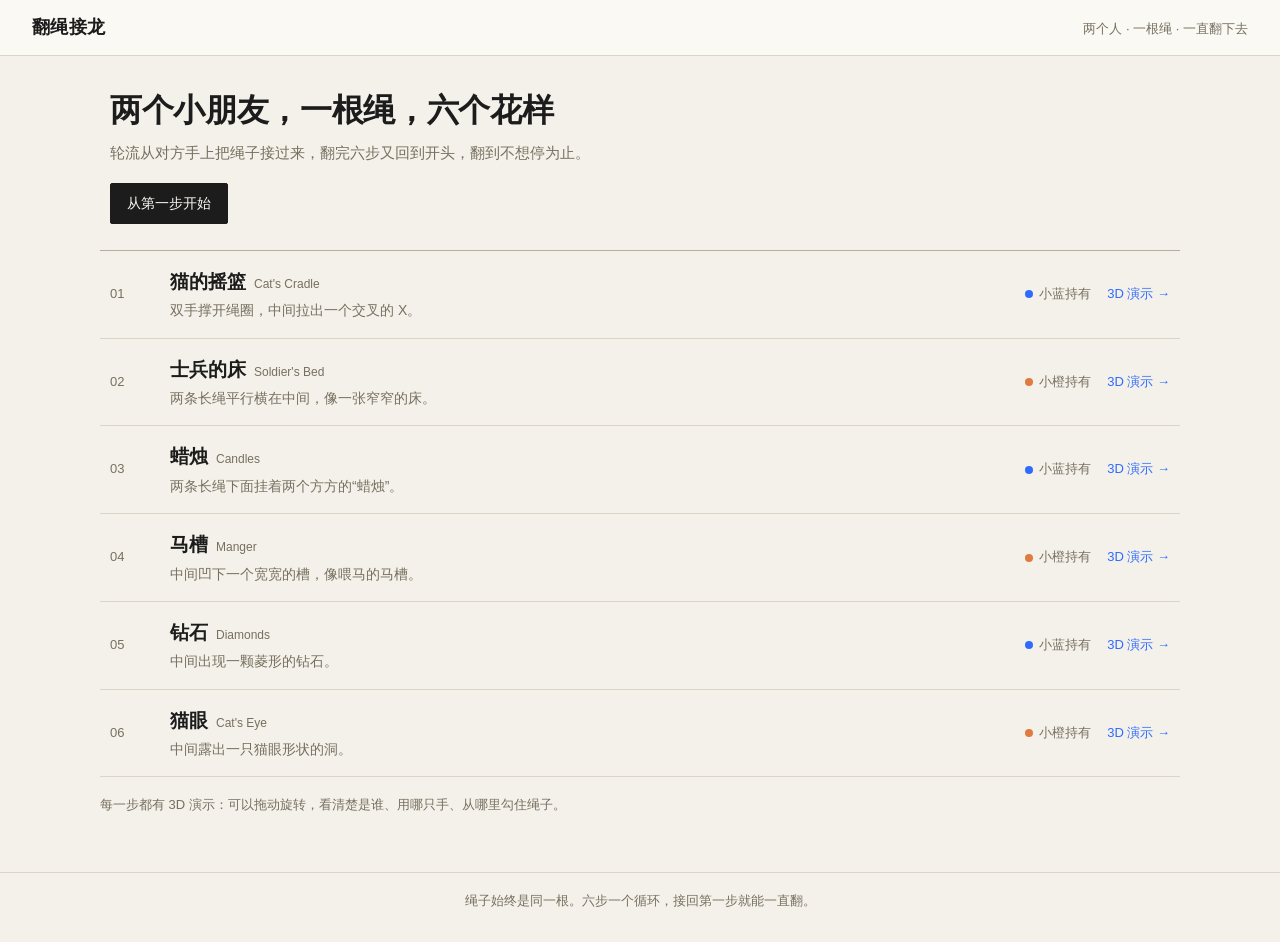
<file: cradle/index.html>
<!DOCTYPE html>
<html lang="zh-CN">
<head>
  <meta charset="utf-8" />
  <meta name="viewport" content="width=device-width, initial-scale=1, viewport-fit=cover" />
  <title>翻绳接龙 · 两个人一根绳</title>
  <meta name="description" content="两个小朋友轮流接绳的翻绳接龙，六个花样循环，可以一直翻下去。3D 演示每一步怎么接。" />
  <meta name="theme-color" content="#f4f1ea" />
  <link rel="manifest" href="manifest.webmanifest" />
  <link rel="icon" href="icon.svg" type="image/svg+xml" />
  <link rel="stylesheet" href="css/style.css" />
</head>
<body>
  <header class="topbar">
    <a class="brand" href="#/">翻绳接龙</a>
    <span class="topbar-note">两个人 · 一根绳 · 一直翻下去</span>
  </header>

  <main class="wrap">
    <!-- 列表页 -->
    <section id="listView" class="view">
      <div class="list-intro">
        <h1>两个小朋友，一根绳，六个花样</h1>
        <p>轮流从对方手上把绳子接过来，翻完六步又回到开头，翻到不想停为止。</p>
        <button class="btn primary" id="startBtn">从第一步开始</button>
      </div>
      <ol class="figure-list" id="figureList"></ol>
      <p class="list-note">每一步都有 3D 演示：可以拖动旋转，看清楚是谁、用哪只手、从哪里勾住绳子。</p>
    </section>

    <!-- 详情页 -->
    <section id="detailView" class="view" hidden>
      <div class="detail-head">
        <a class="btn ghost back" href="#/">← 返回列表</a>
        <div class="detail-title">
          <h1 id="figName"></h1>
          <span id="figEn" class="en"></span>
        </div>
        <span class="counter" id="figCounter"></span>
      </div>

      <div class="detail-grid">
        <div class="stage-col">
          <div class="stage-wrap">
            <canvas id="stage3d"></canvas>
            <div class="stage-hint">拖动旋转 · 滚轮缩放</div>
            <div class="holder-chip" id="holderChip"><i></i><span></span></div>
          </div>

          <div class="controls">
            <button class="btn" id="prevBtn">上一步</button>
            <button class="btn primary" id="playBtn">连续演示</button>
            <button class="btn" id="nextBtn">下一步</button>
            <label class="speed"><input type="checkbox" id="speedToggle" /> 慢速</label>
            <button class="btn ghost small" id="camBtn">复位视角</button>
          </div>

          <div class="progress" id="progress"></div>
        </div>

        <aside class="side-col">
          <div class="action-card">
            <div class="action-head">
              <span id="actionWho"></span>
              <span class="action-arrow">接手 →</span>
              <span id="actionNextName"></span>
            </div>
            <p id="actionText"></p>
          </div>

          <p class="fig-desc" id="figDesc"></p>

          <ol class="step-list" id="stepList"></ol>
        </aside>
      </div>
    </section>
  </main>

  <footer class="foot">
    <span>绳子始终是同一根。六步一个循环，接回第一步就能一直翻。</span>
  </footer>

  <script type="module" src="js/app.js"></script>
</body>
</html>
</file>
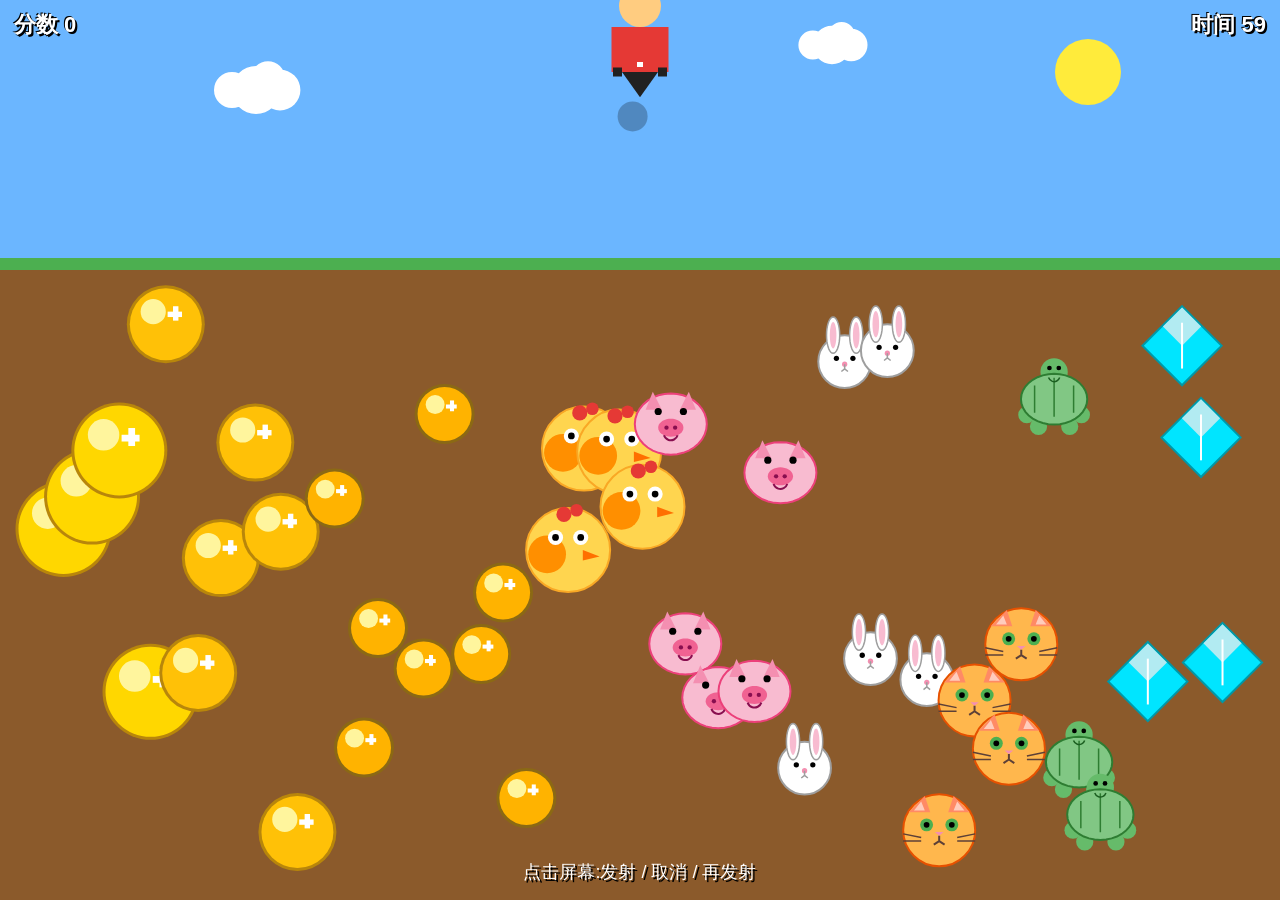
<file: gold-miner/index.html>
<!DOCTYPE html>
<html lang="zh-CN">
<head>
<meta charset="UTF-8">
<meta name="viewport" content="width=device-width, initial-scale=1.0, maximum-scale=1.0, user-scalable=no, height=device-height">
<meta name="theme-color" content="#6BB6FF">
<meta name="apple-mobile-web-app-capable" content="yes">
<meta name="apple-mobile-web-app-status-bar-style" content="black-translucent">
<link rel="manifest" href="./manifest.json">
<link rel="apple-touch-icon" href="./icon-192.png">
<title>黄金矿工</title>
<link rel="stylesheet" href="./styles.css">
</head>
<body>
<div id="wrap">
  <canvas id="game">您的浏览器不支持 Canvas</canvas>
  <div id="hud">
    <span id="score">分数 0</span>
    <span id="time">时间 60</span>
  </div>
  <div id="hint">点击屏幕:发射 / 取消 / 再发射</div>
  <div id="msg">
    <h1>游戏结束</h1>
    <p id="msgScore">得分 0</p>
    <p>点击屏幕重新开始</p>
  </div>
</div>

<script>// 注册离线 Service Worker
if ('serviceWorker' in navigator) {
  window.addEventListener('load', function () {
    navigator.serviceWorker.register('./sw.js').catch(function () {});
  });
}</script>
<script src="./js/config.js"></script>
<script src="./js/state.js"></script>
<script src="./js/audio.js"></script>
<script src="./js/render/draw.js"></script>
<script src="./js/render/items.js"></script>
<script src="./js/update.js"></script>
<script src="./js/input.js"></script>
<script src="./js/main.js"></script>
</body>
</html>
</file>
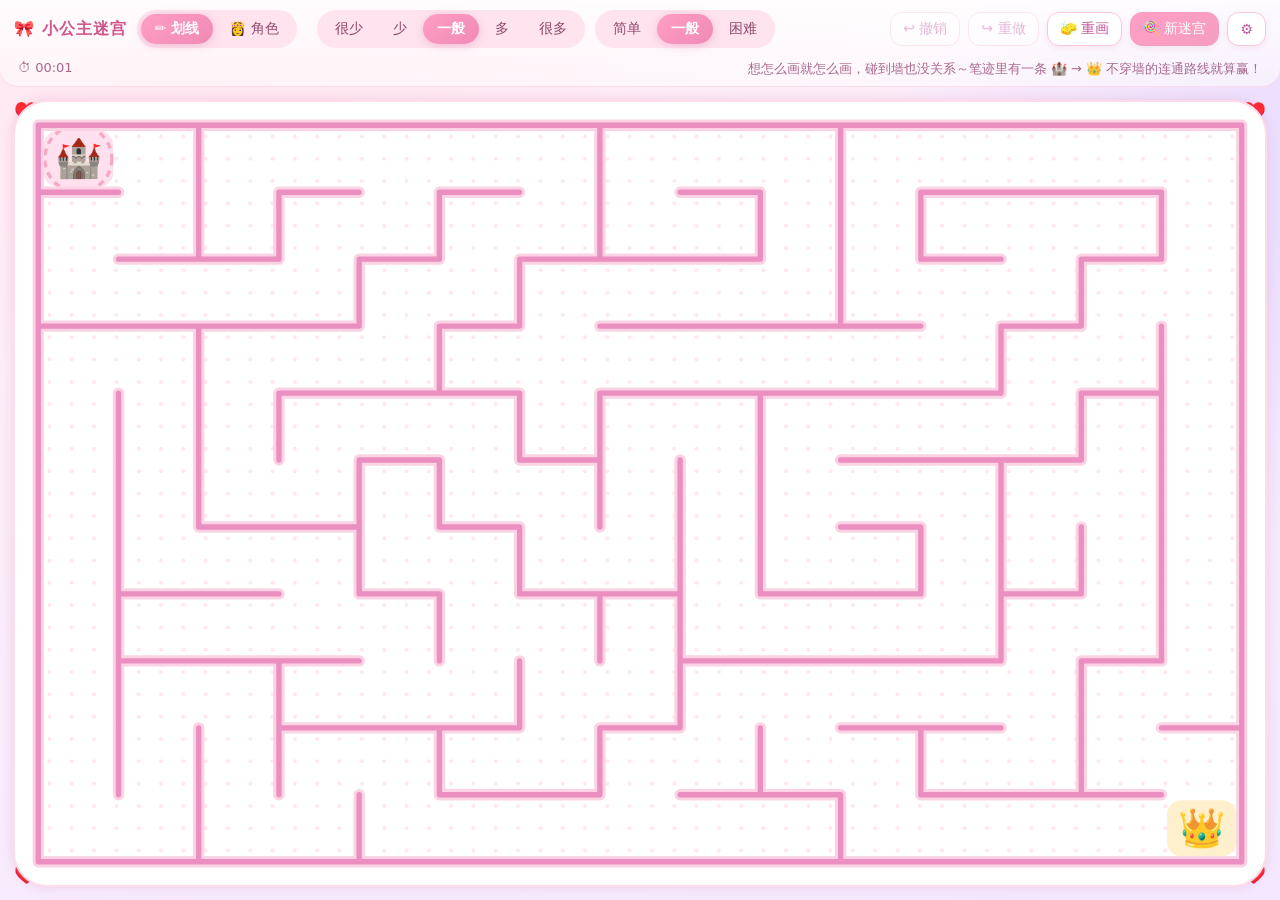
<file: maze/index.html>
<!doctype html>
<html lang="zh-CN">
<head>
<meta charset="utf-8">
<meta name="viewport" content="width=device-width,initial-scale=1,maximum-scale=1,user-scalable=no,viewport-fit=cover">
<meta name="description" content="粉紫色调的全屏随机 2D 迷宫小游戏。划线划出通往皇冠的路，或把公主拖向终点。">
<title>小公主迷宫 · 公主的皇冠</title>
<meta name="theme-color" content="#ffeef5">
<meta name="apple-mobile-web-app-capable" content="yes">
<meta name="apple-mobile-web-app-status-bar-style" content="default">
<meta name="apple-mobile-web-app-title" content="公主迷宫">
<meta name="mobile-web-app-capable" content="yes">
<link rel="manifest" href="site.webmanifest">
<link rel="icon" type="image/png" href="icons/icon-192.png">
<link rel="apple-touch-icon" href="icons/icon-192.png">
<link rel="stylesheet" href="css/base.css">
<link rel="stylesheet" href="css/layout.css">
<link rel="stylesheet" href="css/controls.css">
<link rel="stylesheet" href="css/hud.css">
<link rel="stylesheet" href="css/overlay.css">
</head>
<body>

<div id="stage">
  <canvas id="maze-canvas"></canvas>
  <canvas id="ink-canvas"></canvas>
</div>

<header id="controls">
  <div class="brand">🎀 小公主迷宫</div>
  <div class="seg" id="mode" role="radiogroup" aria-label="玩法模式">
    <button class="seg-btn" data-select="stroke" role="radio" aria-checked="false">✏️ 划线</button>
    <button class="seg-btn" data-select="hero" role="radio" aria-checked="false">👸 角色</button>
  </div>
  <div class="seg" id="size" role="radiogroup" aria-label="迷宫数量">
    <button class="seg-btn" data-select="fewest" role="radio" aria-checked="false">很少</button>
    <button class="seg-btn" data-select="few" role="radio" aria-checked="false">少</button>
    <button class="seg-btn is-active" data-select="medium" role="radio" aria-checked="true">一般</button>
    <button class="seg-btn" data-select="many" role="radio" aria-checked="false">多</button>
    <button class="seg-btn" data-select="most" role="radio" aria-checked="false">很多</button>
  </div>
  <div class="seg" id="level" role="radiogroup" aria-label="难度">
    <button class="seg-btn" data-select="easy" role="radio" aria-checked="false">简单</button>
    <button class="seg-btn is-active" data-select="medium" role="radio" aria-checked="true">一般</button>
    <button class="seg-btn" data-select="hard" role="radio" aria-checked="false">困难</button>
  </div>
  <div class="actions">
    <button id="btn-undo" class="action-btn" type="button" disabled>↩️ 撤销</button>
    <button id="btn-redo" class="action-btn" type="button" disabled>↪️ 重做</button>
    <button id="btn-clear" class="action-btn" type="button">🧽 重画</button>
    <button id="btn-new" class="action-btn primary" type="button">🍭 新迷宫</button>
    <button id="btn-settings" class="action-btn" data-settings type="button" aria-label="设置">⚙️</button>
  </div>
  <div id="hud">
    <span id="hud-time">⏱ 00:00</span>
    <span id="hud-msg">从 🏰 画一条线到 👑</span>
  </div>
</header>

<div id="settings-overlay" class="overlay hidden" role="dialog" aria-modal="true" aria-labelledby="settings-title">
  <div class="card">
    <h1 id="settings-title">⚙️ 设置</h1>
    <p class="hint" id="settings-hint">选一个你喜欢的主题吧～</p>
    <div id="theme-list" class="theme-grid" role="radiogroup" aria-label="主题"></div>
    <label class="row trail-toggle">
      <span>角色模式显示移动轨迹</span>
      <input id="trail-enabled" type="checkbox" checked>
    </label>
    <div class="row">
      <button class="action-btn primary" data-close type="button">👌 完成</button>
    </div>
  </div>
</div>

<div id="overlay" class="overlay hidden" role="dialog" aria-modal="true">
  <div class="card">
    <div class="big">👑</div>
    <h1>皇冠找到啦！</h1>
    <p id="win-info"></p>
    <div class="row">
      <button id="btn-again" class="action-btn primary" type="button">🍭 再玩一次</button>
      <button id="btn-close" class="action-btn" type="button">👀 看看迷宫</button>
    </div>
  </div>
</div>

<script type="module" src="js/main.js"></script>
</body>
</html>
</file>
<file: cradle/css/style.css>
:root {
  --bg: #f4f1ea;
  --paper: #fbf9f4;
  --ink: #1c1c1c;
  --muted: #77705f;
  --line: #dcd5c6;
  --line-strong: #b7ae9a;
  --blue: #2f6bff;
  --orange: #e07a3f;
}

* { box-sizing: border-box; }
html, body { margin: 0; }
body {
  background: var(--bg);
  color: var(--ink);
  font: 16px/1.6 -apple-system, "PingFang SC", "Noto Sans SC", "Microsoft YaHei", sans-serif;
  -webkit-font-smoothing: antialiased;
}
a { color: inherit; text-decoration: none; }
button { font: inherit; color: inherit; }
h1, p, ol, ul { margin: 0; padding: 0; }
[hidden] { display: none !important; }

/* ---------- 顶栏 ---------- */
.topbar {
  position: sticky;
  top: 0;
  z-index: 10;
  display: flex;
  align-items: baseline;
  justify-content: space-between;
  gap: 12px;
  padding: 13px clamp(16px, 4vw, 32px);
  background: var(--paper);
  border-bottom: 1px solid var(--line);
}
.brand { font-size: 18px; font-weight: 700; letter-spacing: 0.02em; }
.topbar-note { font-size: 13px; color: var(--muted); }

.wrap {
  max-width: 1120px;
  margin: 0 auto;
  padding: 34px 20px 56px;
}

/* ---------- 按钮 ---------- */
.btn {
  display: inline-flex;
  align-items: center;
  justify-content: center;
  gap: 6px;
  padding: 8px 16px;
  border: 1px solid var(--ink);
  border-radius: 2px;
  background: transparent;
  color: var(--ink);
  font-size: 14px;
  cursor: pointer;
  transition: background 0.12s, color 0.12s;
}
.btn:hover { background: var(--ink); color: var(--paper); }
.btn:disabled { opacity: 0.35; cursor: default; }
.btn:disabled:hover { background: transparent; color: var(--ink); }
.btn.primary { background: var(--ink); color: var(--paper); }
.btn.primary:hover { background: transparent; color: var(--ink); }
.btn.primary.on { background: var(--blue); border-color: var(--blue); color: #fff; }
.btn.primary.on:hover { background: transparent; color: var(--blue); }
.btn.ghost { border-color: var(--line-strong); color: var(--muted); }
.btn.ghost:hover { background: var(--line-strong); color: var(--paper); }
.btn.small { padding: 6px 11px; font-size: 13px; }

/* ---------- 列表页 ---------- */
.list-intro { max-width: 640px; padding-left: 10px; }
.list-intro h1 {
  font-size: clamp(24px, 3.4vw, 32px);
  line-height: 1.3;
  letter-spacing: -0.01em;
}
.list-intro p { margin-top: 10px; color: var(--muted); font-size: 15px; }
.list-intro .btn { margin-top: 18px; }

.figure-list {
  list-style: none;
  margin-top: 26px;
  border-top: 1px solid var(--line-strong);
}
.figure-list li { border-bottom: 1px solid var(--line); }
.figure-row {
  display: grid;
  grid-template-columns: 44px minmax(0, 1fr) auto auto;
  align-items: center;
  gap: 16px;
  padding: 16px 10px;
}
.figure-row:hover { background: var(--paper); }
.num {
  font-size: 13px;
  color: var(--muted);
  font-variant-numeric: tabular-nums;
}
.row-title {
  display: flex;
  align-items: baseline;
  flex-wrap: wrap;
  gap: 8px;
  font-size: 19px;
  font-weight: 600;
}
.row-title em { font-style: normal; font-size: 12px; color: var(--muted); font-weight: 400; }
.row-desc { display: block; margin-top: 2px; font-size: 14px; color: var(--muted); }
.row-holder {
  display: inline-flex;
  align-items: center;
  gap: 6px;
  font-size: 13px;
  color: var(--muted);
  white-space: nowrap;
}
.row-holder i,
.step-holder i,
.holder-chip i {
  width: 8px;
  height: 8px;
  border-radius: 50%;
  display: inline-block;
  flex: none;
}
.row-go { font-size: 13px; color: var(--blue); white-space: nowrap; }
.figure-row:hover .row-go { text-decoration: underline; }
.list-note { margin-top: 18px; font-size: 13px; color: var(--muted); }

/* ---------- 详情页 ---------- */
.detail-head {
  display: flex;
  align-items: center;
  gap: 16px;
  padding-bottom: 14px;
  border-bottom: 1px solid var(--line-strong);
}
.detail-title { flex: 1; min-width: 0; display: flex; align-items: baseline; flex-wrap: wrap; gap: 10px; }
.detail-title h1 { font-size: clamp(22px, 3vw, 28px); font-weight: 700; letter-spacing: -0.01em; }
.detail-title .en { font-size: 13px; color: var(--muted); }
.counter { font-size: 13px; color: var(--muted); white-space: nowrap; font-variant-numeric: tabular-nums; }

.detail-grid {
  display: grid;
  grid-template-columns: minmax(0, 1.55fr) minmax(280px, 1fr);
  gap: 26px;
  margin-top: 20px;
  align-items: start;
}

/* 舞台 */
.stage-wrap {
  position: relative;
  aspect-ratio: 4 / 3;
  border: 1px solid var(--line-strong);
  background: var(--paper);
  overflow: hidden;
}
#stage3d {
  display: block;
  width: 100%;
  height: 100%;
  touch-action: none;
  cursor: grab;
}
#stage3d:active { cursor: grabbing; }
.stage-hint {
  position: absolute;
  right: 10px;
  bottom: 8px;
  font-size: 12px;
  color: var(--muted);
  pointer-events: none;
}
.holder-chip {
  position: absolute;
  top: 10px;
  left: 10px;
  display: inline-flex;
  align-items: center;
  gap: 7px;
  padding: 4px 10px;
  background: var(--bg);
  border: 1px solid var(--line-strong);
  font-size: 13px;
}

.controls {
  display: flex;
  flex-wrap: wrap;
  align-items: center;
  gap: 8px;
  margin-top: 14px;
}
.speed {
  display: inline-flex;
  align-items: center;
  gap: 6px;
  margin-left: 4px;
  font-size: 13px;
  color: var(--muted);
  cursor: pointer;
}
.speed input { accent-color: var(--ink); }
#camBtn { margin-left: auto; }

.progress { display: flex; gap: 5px; margin-top: 14px; }
.progress i { flex: 1; height: 3px; background: var(--line); }
.progress i.on { background: var(--ink); }

/* 右栏 */
.side-col { display: flex; flex-direction: column; gap: 18px; }
.action-card {
  border: 1px solid var(--line-strong);
  border-left: 3px solid var(--ink);
  background: var(--paper);
  padding: 14px 16px;
}
.action-head {
  display: flex;
  flex-wrap: wrap;
  align-items: baseline;
  gap: 7px;
  font-size: 13px;
  color: var(--muted);
}
#actionWho { font-size: 15px; font-weight: 700; }
.action-arrow { color: var(--muted); }
#actionNextName { font-weight: 600; color: var(--ink); }
#actionText { margin-top: 7px; font-size: 15px; line-height: 1.7; }
#actionText.pending { color: var(--muted); }

.fig-desc { font-size: 14px; line-height: 1.75; color: var(--muted); }

.step-list { list-style: none; border-top: 1px solid var(--line-strong); }
.step-list li {
  display: grid;
  grid-template-columns: 22px minmax(0, 1fr) auto;
  align-items: center;
  gap: 8px;
  padding: 9px 6px;
  border-bottom: 1px solid var(--line);
  font-size: 14px;
  color: var(--muted);
  cursor: pointer;
}
.step-list li:hover { background: var(--paper); color: var(--ink); }
.step-list li.on { background: var(--paper); color: var(--ink); font-weight: 600; }
.step-n { font-size: 12px; color: var(--line-strong); font-variant-numeric: tabular-nums; }
.step-list li.on .step-n { color: var(--blue); }
.step-holder {
  display: inline-flex;
  align-items: center;
  gap: 5px;
  font-size: 12px;
  font-weight: 400;
  white-space: nowrap;
}

/* ---------- 页脚 ---------- */
.foot {
  border-top: 1px solid var(--line);
  padding: 18px 20px 30px;
  text-align: center;
  font-size: 13px;
  color: var(--muted);
}

/* ---------- 窄屏 ---------- */
@media (max-width: 880px) {
  .detail-grid { grid-template-columns: 1fr; gap: 20px; }
  .stage-wrap { aspect-ratio: 5 / 4; }
}
@media (max-width: 620px) {
  .topbar-note { display: none; }
  .wrap { padding: 24px 14px 44px; }
  .figure-row {
    grid-template-columns: 30px minmax(0, 1fr) auto;
    gap: 10px;
    padding: 13px 4px;
  }
  .row-holder { display: none; }
  .row-title { font-size: 17px; }
  .detail-head { flex-wrap: wrap; gap: 10px; }
  .detail-head .back { order: 1; }
  .counter { order: 2; margin-left: auto; }
  .detail-title { order: 3; flex-basis: 100%; }
  .controls { gap: 6px; }
  .controls .btn { padding: 7px 12px; }
  #camBtn { margin-left: 0; }
}
</file>
<file: gold-miner/styles.css>
* {
  margin: 0; padding: 0;
  -webkit-user-select: none; user-select: none;
  -webkit-tap-highlight-color: transparent;
  -webkit-touch-callout: none;
  -webkit-text-size-adjust: 100%;
}
html, body {
  width: 100%; height: 100%; overflow: hidden;
  background: #6BB6FF;
  touch-action: manipulation;
  font-family: sans-serif;
  position: fixed;
  inset: 0;
}
#wrap {
  position: absolute; left: 0; top: 0;
  width: 100%; height: 100%;
}
#game {
  position: absolute; left: 0; top: 0;
  width: 100%; height: 100%;
  display: block;
  background: #6BB6FF;
}
#hud {
  position: absolute; top: 0; left: 0; right: 0;
  padding: 10px 14px;
  display: -webkit-box;
  display: flex;
  -webkit-box-pack: justify; justify-content: space-between;
  -webkit-box-align: center; align-items: center;
  font-size: 22px; font-weight: bold;
  color: #fff;
  text-shadow: 2px 2px 0 #000, -1px -1px 0 #000;
  pointer-events: none; z-index: 10;
}
#msg {
  position: absolute; inset: 0;
  display: none;
  -webkit-box-align: center; align-items: center;
  -webkit-box-pack: center; justify-content: center;
  -webkit-box-orient: vertical; flex-direction: column;
  background: rgba(0,0,0,0.75);
  color: #fff;
  z-index: 20; padding: 20px; text-align: center;
  pointer-events: none;
}
#msg h1 { font-size: 40px; margin-bottom: 16px; }
#msg p  { font-size: 24px; margin: 8px 0; }
#hint {
  position: absolute; left: 0; right: 0; bottom: 16px;
  text-align: center; color: #fff; font-size: 18px;
  text-shadow: 2px 2px 0 #000;
  pointer-events: none; z-index: 10;
}
</file>
<file: maze/css/base.css>
:root{
  --bg-1:#fff0f6; --bg-2:#f3e8ff;
  --card:#ffffff; --card-edge:#ffdcea;
  --pink:#f49ec0; --pink-deep:#e58bb0; --ink:#c0559a; --lavender:#8f6bd8;
  --text:#7a4b68;
  --shadow:0 10px 30px rgba(214,120,170,.22);
}
*{margin:0;padding:0;box-sizing:border-box}
html,body{height:100%}
body{
  font-family:"PingFang SC","Microsoft YaHei","Segoe UI",system-ui,sans-serif;
  color:var(--text);
  background:
    radial-gradient(1200px 800px at 15% -10%, #ffe3ee 0%, transparent 60%),
    radial-gradient(1000px 700px at 110% 20%, #e6d9ff 0%, transparent 55%),
    linear-gradient(160deg, var(--bg-1), var(--bg-2));
  overflow:hidden;
  overscroll-behavior:none;
  touch-action:none;
  -webkit-user-select:none;user-select:none;
  -webkit-tap-highlight-color:transparent;
}
button{font:inherit;color:inherit;cursor:pointer;border:none;background:none}
</file>
<file: maze/css/layout.css>
#stage{position:fixed;inset:0}
#stage canvas{position:absolute;inset:0;width:100%;height:100%;touch-action:none;display:block}
#maze-canvas{pointer-events:none}
#ink-canvas{pointer-events:auto;cursor:crosshair}
</file>
<file: maze/css/controls.css>
#controls{
  position:fixed;top:0;left:0;right:0;z-index:5;
  display:flex;align-items:center;gap:10px;flex-wrap:wrap;
  padding:calc(10px + env(safe-area-inset-top)) 14px 8px;
  background:linear-gradient(rgba(255,255,255,.88), rgba(255,255,255,.5));
  -webkit-backdrop-filter:blur(8px);backdrop-filter:blur(8px);
  border-bottom:1px solid rgba(244,158,192,.35);
  border-radius:0 0 18px 18px;
}
.brand{font-weight:700;letter-spacing:1px;color:#d0558b;white-space:nowrap}
.seg{display:inline-flex;background:#ffe3ee;border-radius:999px;padding:4px;gap:2px}
#mode{margin-right:10px}   /* 玩法/难度两组之间留白，别连成一串 5 个控件 */
.seg-btn{padding:6px 14px;border-radius:999px;font-size:14px;color:#8e4a6d;transition:background .15s,color .15s}
.seg-btn.is-active{background:linear-gradient(135deg,#ff9ec4,#ef8ab5);color:#fff;font-weight:600;
  box-shadow:0 2px 8px rgba(214,120,170,.35)}
.actions{display:flex;gap:8px;margin-left:auto}
.action-btn{
  padding:7px 12px;border-radius:12px;background:#fff;
  border:1px solid #f9c6da;color:#c0559a;font-size:14px;
  box-shadow:0 2px 6px rgba(214,120,170,.15);
  transition:transform .1s;
}
.action-btn:active{transform:scale(.95)}
.action-btn:disabled{opacity:.4;box-shadow:none;transform:none}
.action-btn.primary{background:linear-gradient(135deg,#ff9ec4,#f49ec0);color:#fff;border-color:#f49ec0}
@media (max-width:640px){
  .actions{margin-left:0}
  .brand{font-size:15px}
}
/* 窄屏换行时把“模式”分段提到难度分段前面，选中态不会看不到 */
@media (max-width:520px){.brand{order:-2}#mode{order:-1}}
</file>
<file: maze/css/hud.css>
#hud{
  width:100%;display:flex;justify-content:space-between;gap:10px;
  font-size:13px;color:#a8688c;padding:2px 4px 0;
}
#hud-msg{overflow:hidden;text-overflow:ellipsis;white-space:nowrap}
@keyframes nudge{0%,100%{transform:translateX(0)}25%{transform:translateX(-5px)}75%{transform:translateX(5px)}}
#hud.nudge #hud-msg{animation:nudge .3s}
</file>
<file: maze/css/overlay.css>
.overlay{
  position:fixed;inset:0;z-index:20;
  display:flex;align-items:center;justify-content:center;
  background:rgba(255,240,246,.6);
  -webkit-backdrop-filter:blur(4px);backdrop-filter:blur(4px);
}
.overlay.hidden{display:none}
.overlay .card{
  background:#fff;border:2px solid var(--card-edge);border-radius:24px;
  box-shadow:var(--shadow);padding:34px 46px;text-align:center;
  animation:pop .45s cubic-bezier(.34,1.56,.64,1);
}
.overlay .big{font-size:64px;filter:drop-shadow(0 6px 12px rgba(240,150,60,.35))}
.overlay h1{font-size:26px;margin:10px 0 6px;color:#d0558b}
.overlay p{font-size:14px;margin-bottom:18px}
.overlay .row{display:flex;gap:10px;justify-content:center;flex-wrap:wrap}
@keyframes pop{from{transform:scale(.6);opacity:0}}
.confetti{
  position:fixed;top:-40px;z-index:21;pointer-events:none;
  animation-name:fall;animation-timing-function:linear;animation-fill-mode:forwards;
}
@keyframes fall{to{transform:translateY(110vh) rotate(360deg);opacity:.15}}

/* 设置弹框 · 主题选项 */
#settings-overlay .card{max-width:360px;padding:28px 30px}
#settings-overlay .theme-grid{display:grid;grid-template-columns:1fr 1fr;gap:12px;margin:6px 0 10px}
#settings-overlay .trail-toggle{display:flex;align-items:center;justify-content:space-between;gap:10px;margin:0 0 20px;width:100%;font-size:15px;color:#666;cursor:pointer}
#settings-overlay .trail-toggle input{width:20px;height:20px;accent-color:#8e44ad;cursor:pointer}
#settings-overlay .theme-opt{
  display:flex;flex-direction:column;align-items:center;gap:8px;padding:16px 8px;
  border:2px solid var(--card-edge);border-radius:16px;background:#fff;cursor:pointer;
  font:inherit;transition:transform .15s,box-shadow .15s,border-color .15s;
}
#settings-overlay .theme-opt:hover{transform:translateY(-2px);box-shadow:var(--shadow)}
#settings-overlay .theme-opt.is-active{border-color:var(--ink);box-shadow:0 0 0 3px color-mix(in srgb,var(--ink) 22%,transparent)}
#settings-overlay .theme-opt-icon{font-size:34px;line-height:1}
#settings-overlay .theme-opt-name{font-size:15px;font-weight:600;color:var(--text)}
</file>
